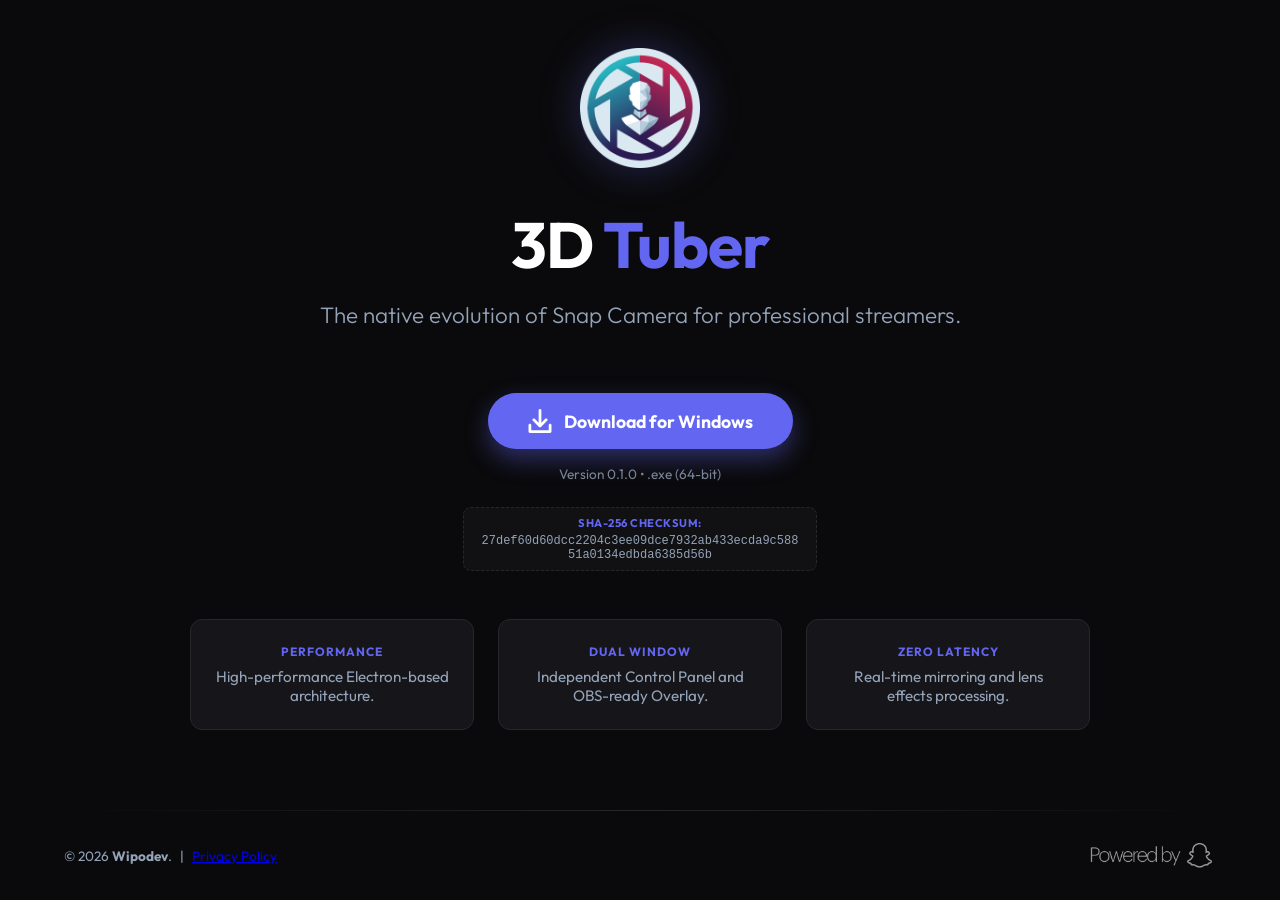
<file: index.html>
<!DOCTYPE html>
<html lang="es">

<head>
  <meta charset="UTF-8">
  <meta name="viewport" content="width=device-width, initial-scale=1.0">
  <title>3D Tuber | Native Streaming Performance</title>
  <link rel="stylesheet" href="style.css">
  <link rel="icon" type="image/png" href="/assets/icon.png" />
  <link rel="preconnect" href="https://fonts.googleapis.com">
  <link rel="preconnect" href="https://fonts.gstatic.com" crossorigin>
  <link href="https://fonts.googleapis.com/css2?family=Outfit:wght@300;400;700&display=swap" rel="stylesheet">
</head>

<body>

  <main class="container">
    <section class="hero">
      <img src="assets/icon.png" alt="3DTuber Logo" class="app-icon">
      <h1>3D <span class="accent">Tuber</span></h1>
      <p class="tagline">The native evolution of Snap Camera for professional streamers.</p>

      <div class="download-area">
        <a href="https://github.com/wipodev/3DTuber-web/releases/download/v0.1.0/3d-tuber-0.1.0-setup.exe"
          class="download-btn">
          <svg version="1.1" viewBox="0 0 36 36" width="24" height="24">
            <path
              d="m2.8384 22.217c-1.1454 0-2.0675 0.94371-2.0675 2.1159v9.5513c0 0.0083 0.00112 0.0162 0.00121 0.0245-6.59e-5 0.0081-0.00121 0.01585-0.00121 0.02395 0 1.1454 0.9221 2.0675 2.0675 2.0675h30.323c1.1454 0 2.0675-0.9221 2.0675-2.0675 0-0.0081-0.0011-0.01584-0.0012-0.02394 6.8e-5 -0.0083 0.0012-0.0162 0.0012-0.0245v-9.5513c0-1.1722-0.9221-2.1159-2.0675-2.1159-1.1454 0-2.0675 0.94371-2.0675 2.1159v7.5324h-26.188v-7.5324c0-1.1722-0.9221-2.1159-2.0675-2.1159zm15.16-22.217c-1.1454 0-2.0675 0.9221-2.0675 2.0675v18.437l-5.7276-5.7276c-0.8099-0.8099-2.1138-0.8099-2.9238 0-0.8099 0.80992-0.8099 2.1138 0 2.9238l9.191 9.191c0.29384 0.32248 0.68744 0.55154 1.1344 0.63706 0.0045 8.28e-4 9e-3 0.0012 0.01332 2e-3 0.05922 0.0108 0.11893 0.0203 0.17984 0.02612 0.05486 0.0054 0.10984 0.0074 0.16488 0.0083 0.01188 0 0.02345 0.0017 0.03541 0.0017h9.37e-4c0.06851 2.8e-5 0.13703-0.0036 0.20527-0.01026 0.03042-0.0029 0.0599-0.0088 0.08993-0.01314 0.03578-0.0052 0.07162-0.0094 0.10715-0.01638 0.04603-9e-3 0.09083-0.02108 0.13568-0.03312 0.01888-0.0052 0.03803-9e-3 0.05681-0.0144 0.05674-0.01692 0.11196-0.03701 0.1665-0.05854 0.0063-0.0025 0.01296-0.0045 0.01924-7e-3 0.26982-0.10969 0.51026-0.27466 0.70868-0.48093l9.2327-9.2325c0.8099-0.8099 0.8099-2.1138 0-2.9238-0.80992-0.8099-2.114-0.8099-2.9239 0l-5.7315 5.7313v-18.44c0-1.1454-0.9221-2.0675-2.0675-2.0675z"
              fill="#fff" stroke-width="1.7229" />
          </svg>
          Download for Windows
        </a>
        <p class="version-info">Version 0.1.0 • .exe (64-bit)</p>
        <div class="checksum-wrapper">
          <span class="checksum-label">SHA-256 Checksum:</span>
          <code class="checksum-value">27def60d60dcc2204c3ee09dce7932ab433ecda9c58851a0134edbda6385d56b</code>
        </div>
      </div>

      <div class="grid">
        <div class="grid-item">
          <span>Performance</span>
          <p>High-performance Electron-based architecture.</p>
        </div>
        <div class="grid-item">
          <span>Dual Window</span>
          <p>Independent Control Panel and OBS-ready Overlay.</p>
        </div>
        <div class="grid-item">
          <span>Zero Latency</span>
          <p>Real-time mirroring and lens effects processing.</p>
        </div>
      </div>
    </section>
  </main>

  <footer>
    <div class="footer-line"></div>
    <div class="footer-content">
      <div class="copyright">
        <p>© 2026 <strong>Wipodev</strong>.
          <span class="footer-separator">|</span>
          <a href="privacy/index.html" class="footer-link">Privacy Policy</a>
        </p>
      </div>
      <div class="attribution">
        <img src="assets/snap_xl.png" alt="Snap Camera Kit" class="snap-badge">
      </div>
    </div>
  </footer>

</body>

</html>
</file>
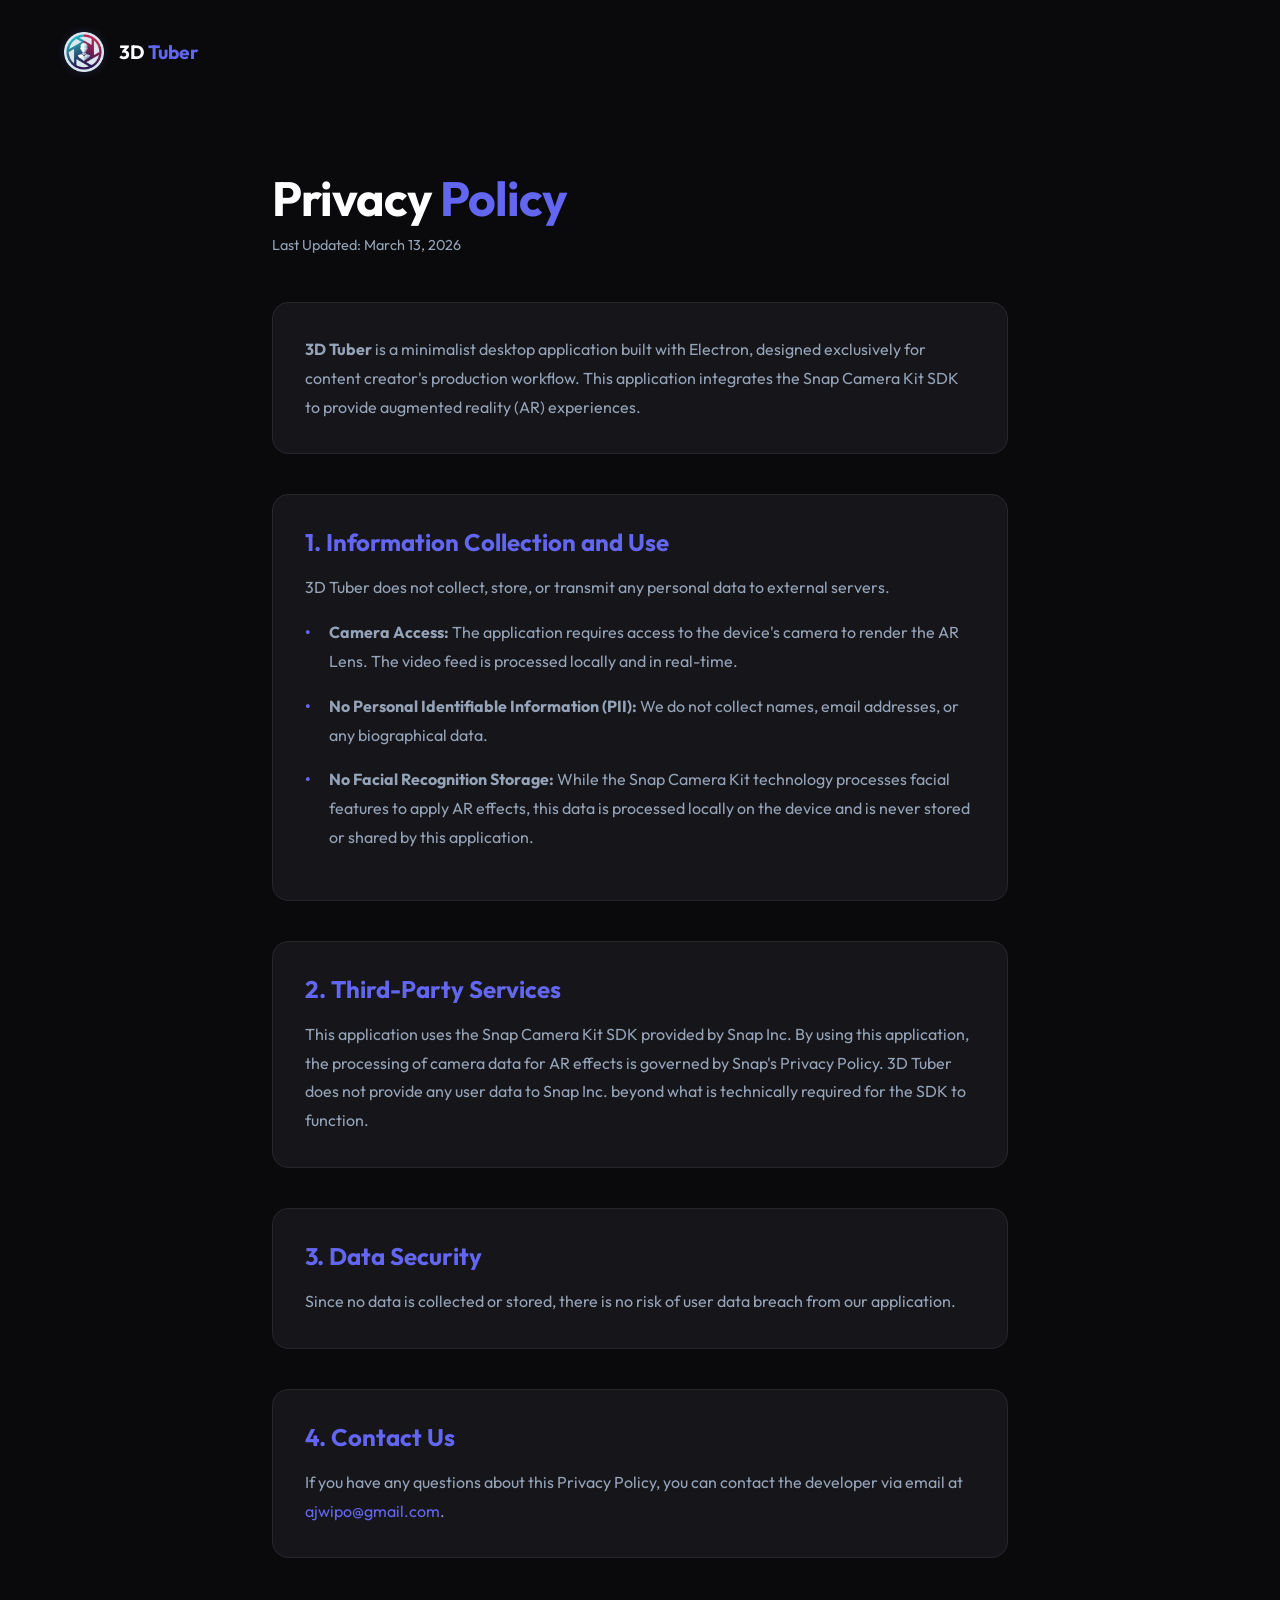
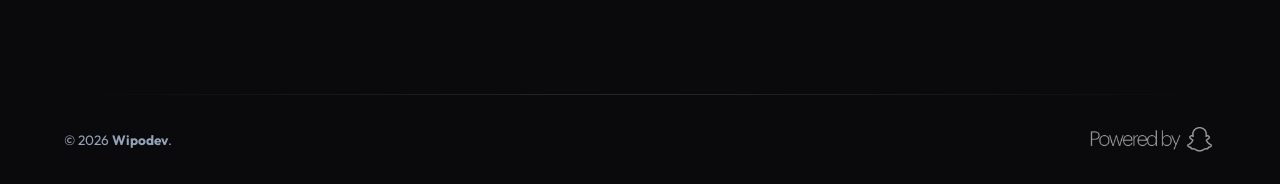
<file: privacy/index.html>
<!DOCTYPE html>
<html lang="en">

<head>
  <meta charset="UTF-8">
  <meta name="viewport" content="width=device-width, initial-scale=1.0">
  <title>Privacy Policy | 3D Tuber</title>
  <link rel="stylesheet" href="../style.css">
  <link rel="preconnect" href="https://fonts.googleapis.com">
  <link rel="preconnect" href="https://fonts.gstatic.com" crossorigin>
  <link href="https://fonts.googleapis.com/css2?family=Outfit:wght@300;400;700&display=swap" rel="stylesheet">
</head>

<body>

  <header class="simple-nav">
    <a href="../index.html" class="nav-brand">
      <img src="../assets/icon.png" alt="OmePapa Logo" class="nav-icon">
      <div class="logo">3D <span>Tuber</span></div>
    </a>
  </header>

  <main class="container-legal">
    <section class="legal-content">
      <h1>Privacy <span class="accent">Policy</span></h1>
      <p class="last-updated">Last Updated: March 13, 2026</p>

      <div class="legal-block">
        <p><strong>3D Tuber</strong> is a minimalist desktop application built with Electron, designed
          exclusively for content creator's production workflow. This application integrates the Snap Camera
          Kit SDK to provide augmented reality (AR) experiences.</p>
      </div>

      <div class="legal-block">
        <h2>1. Information Collection and Use</h2>
        <p>3D Tuber does not collect, store, or transmit any personal data to external servers.</p>
        <ul>
          <li><strong>Camera Access:</strong> The application requires access to the device's camera to render the AR
            Lens. The video feed is processed locally and in real-time.</li>
          <li><strong>No Personal Identifiable Information (PII):</strong> We do not collect names, email addresses, or
            any biographical data.</li>
          <li><strong>No Facial Recognition Storage:</strong> While the Snap Camera Kit technology processes facial
            features to apply AR effects, this data is processed locally on the device and is never stored or shared by
            this application.</li>
        </ul>
      </div>

      <div class="legal-block">
        <h2>2. Third-Party Services</h2>
        <p>This application uses the Snap Camera Kit SDK provided by Snap Inc. By using this application, the processing
          of camera data for AR effects is governed by Snap's Privacy Policy. 3D Tuber does not provide any user
          data to Snap Inc. beyond what is technically required for the SDK to function.</p>
      </div>

      <div class="legal-block">
        <h2>3. Data Security</h2>
        <p>Since no data is collected or stored, there is no risk of user data breach from our application.</p>
      </div>

      <div class="legal-block">
        <h2>4. Contact Us</h2>
        <p>If you have any questions about this Privacy Policy, you can contact the developer via email at <a
            href="mailto:ajwipo@gmail.com" class="accent-link">ajwipo@gmail.com</a>.</p>
      </div>
    </section>
  </main>

  <footer>
    <div class="footer-line"></div>
    <div class="footer-content">
      <div class="copyright">
        <p>© 2026 <strong>Wipodev</strong>.</p>
      </div>
      <div class="attribution">
        <img src="../assets/snap_xl.png" alt="Snap Camera Kit" class="snap-badge">
      </div>
    </div>
  </footer>

  <button id="toTop" class="to-top-btn" onclick="window.scrollTo({top: 0, behavior: 'smooth'})" title="Volver arriba">
    <svg viewBox="0 0 24 24" width="24" height="24" stroke="currentColor" stroke-width="2" fill="none"
      stroke-linecap="round" stroke-linejoin="round">
      <polyline points="18 15 12 9 6 15"></polyline>
    </svg>
  </button>

  <script>
    const toTopBtn = document.getElementById("toTop");

    window.onscroll = function () {
      if (document.body.scrollTop > 300 || document.documentElement.scrollTop > 300) {
        toTopBtn.classList.add("show");
      } else {
        toTopBtn.classList.remove("show");
      }
    };
  </script>

</body>

</html>
</file>
<file: style.css>
:root {
  --bg: #0a0a0c;
  --card-bg: #16161a;
  --text-main: #ffffff;
  --text-dim: #94a3b8;
  --accent: #6366f1;
  --border: #27272a;
}

* {
  margin: 0;
  padding: 0;
  box-sizing: border-box;
}

body {
  font-family: "Outfit", sans-serif;
  background-color: var(--bg);
  color: var(--text-main);
  display: flex;
  flex-direction: column;
  min-height: 100vh;
  overflow-x: hidden;
}

.container {
  flex: 1;
  display: flex;
  align-items: center;
  justify-content: center;
  padding: 2rem;
}

/* Hero Style */
.hero {
  text-align: center;
  max-width: 900px;
}

.app-icon {
  width: 120px;
  height: 120px;
  margin-bottom: 2rem;
  filter: drop-shadow(0 0 20px rgba(99, 102, 241, 0.3));
}

h1 {
  font-size: 4rem;
  font-weight: 700;
  letter-spacing: -1px;
  margin-bottom: 1rem;
}

.accent {
  color: var(--accent);
}

.tagline {
  font-size: 1.4rem;
  color: var(--text-dim);
  margin-bottom: 4rem;
  font-weight: 300;
}

/* Minimal Grid */
.grid {
  display: grid;
  grid-template-columns: repeat(3, 1fr);
  gap: 1.5rem;
}

.grid-item {
  background: var(--card-bg);
  padding: 1.5rem;
  border-radius: 12px;
  border: 1px solid var(--border);
  transition: border-color 0.3s ease;
}

.grid-item:hover {
  border-color: var(--accent);
}

.grid-item span {
  display: block;
  color: var(--accent);
  text-transform: uppercase;
  font-size: 0.75rem;
  font-weight: 700;
  letter-spacing: 1px;
  margin-bottom: 0.5rem;
}

.grid-item p {
  font-size: 0.95rem;
  color: var(--text-dim);
}

/* Footer & Snap Attribution */
footer {
  padding: 2rem 5%;
}

.footer-line {
  height: 1px;
  background: linear-gradient(90deg, transparent, var(--border), transparent);
  margin-bottom: 2rem;
}

.footer-content {
  display: flex;
  justify-content: space-between;
  align-items: center;
}

.footer-separator {
  margin-inline: 5px;
}

.copyright p {
  font-size: 0.85rem;
  color: var(--text-dim);
}

.snap-badge {
  height: 25px; /* Tamaño ideal para el logo xl */
  width: auto;
  display: block;
  opacity: 0.6;
  transition: opacity 0.5s ease-in-out;
}

.snap-badge:hover {
  opacity: 1;
}

/* Mobile Responsive */
@media (max-width: 768px) {
  h1 {
    font-size: 2.5rem;
  }
  .grid {
    grid-template-columns: 1fr;
  }
  .footer-content {
    flex-direction: column;
    gap: 1.5rem;
    text-align: center;
  }
}

/* Estilos para Páginas Legales */
.container-legal {
  max-width: 800px;
  margin: 0 auto;
  padding: 4rem 2rem;
  flex: 1;
}

.simple-nav {
  padding: 2rem 5%;
  display: flex;
  justify-content: flex-start;
}

.nav-brand {
  display: flex;
  align-items: center;
  gap: 15px;
  text-decoration: none;
  color: var(--text-main);
  transition: opacity 0.3s ease;
}

.nav-brand:hover {
  opacity: 0.8;
}

.nav-icon {
  width: 40px;
  height: 40px;
  filter: drop-shadow(0 0 5px rgba(99, 102, 241, 0.2));
}

/* Reutilizamos el estilo del logo del index principal */
.nav-brand .logo {
  font-size: 1.2rem;
  font-weight: 700;
}

.nav-brand .logo span {
  color: var(--accent);
}

.legal-content h1 {
  font-size: 3rem;
  margin-bottom: 0.5rem;
  text-align: left;
}

.last-updated {
  color: var(--text-dim);
  font-size: 0.9rem;
  margin-bottom: 3rem;
  display: block;
}

.legal-block {
  margin-bottom: 2.5rem;
  background: var(--card-bg);
  padding: 2rem;
  border-radius: 16px;
  border: 1px solid var(--border);
}

.legal-block h2 {
  color: var(--accent);
  font-size: 1.5rem;
  margin-bottom: 1rem;
}

.legal-block p,
.legal-block li {
  color: var(--text-dim);
  line-height: 1.8;
}

.legal-block ul {
  margin-top: 1rem;
  list-style: none;
  padding-left: 0;
}

.legal-block li {
  margin-bottom: 1rem;
  padding-left: 1.5rem;
  position: relative;
}

.legal-block li::before {
  content: "•";
  color: var(--accent);
  position: absolute;
  left: 0;
  font-weight: bold;
}

.accent-link {
  color: var(--accent);
  text-decoration: none;
  border-bottom: 1px solid transparent;
  transition: 0.3s;
}

.accent-link:hover {
  border-bottom-color: var(--accent);
}

/* Botón Volver Arriba */
.to-top-btn {
  position: fixed;
  bottom: 30px;
  right: 30px;
  width: 50px;
  height: 50px;
  border-radius: 50%;
  background: var(--card-bg);
  color: var(--accent);
  border: 1px solid var(--border);
  cursor: pointer;
  display: flex;
  align-items: center;
  justify-content: center;
  transition: all 0.3s ease;
  box-shadow: 0 4px 20px rgba(0, 0, 0, 0.4);
  z-index: 1000;
  opacity: 0; /* Oculto por defecto */
  visibility: hidden;
}

.to-top-btn:hover {
  background: var(--accent);
  color: white;
  transform: translateY(-5px);
  border-color: var(--accent);
}

/* Clase para mostrar el botón mediante JS */
.to-top-btn.show {
  opacity: 1;
  visibility: visible;
}

/* Download Section */
.download-area {
  margin-bottom: 5rem;
  display: flex;
  flex-direction: column;
  align-items: center;
  gap: 1rem;
}

.download-btn {
  display: inline-flex;
  align-items: center;
  gap: 12px;
  background-color: var(--accent);
  color: white;
  padding: 1rem 2.5rem;
  border-radius: 50px;
  text-decoration: none;
  font-weight: 700;
  font-size: 1.1rem;
  transition:
    transform 0.3s ease,
    box-shadow 0.3s ease;
  box-shadow: 0 10px 25px rgba(99, 102, 241, 0.4);
}

.download-btn:hover {
  transform: translateY(-3px);
  box-shadow: 0 15px 30px rgba(99, 102, 241, 0.6);
}

.download-btn svg {
  transition: transform 0.3s ease;
}

.download-btn:hover svg {
  transform: translateY(-1.1px);
}

.version-info {
  font-size: 0.85rem;
  color: var(--text-dim);
  opacity: 0.8;
}

/* Ajuste mobile para el botón */
@media (max-width: 768px) {
  .download-btn {
    width: 100%;
    justify-content: center;
  }
}

/* Checksum Styles */
.checksum-wrapper {
  margin-top: 0.5rem;
  display: flex;
  flex-direction: column;
  align-items: center;
  gap: 4px;
  background: rgba(255, 255, 255, 0.03);
  padding: 8px 16px;
  border-radius: 8px;
  border: 1px dashed var(--border);
}

.checksum-label {
  font-size: 0.7rem;
  color: var(--accent);
  text-transform: uppercase;
  font-weight: 700;
  letter-spacing: 0.5px;
}

.checksum-value {
  font-family: "Courier New", Courier, monospace;
  font-size: 0.75rem;
  color: var(--text-dim);
  word-break: break-all;
  max-width: 320px;
  cursor: help;
  transition: color 0.3s ease;
}

.checksum-value:hover {
  color: var(--text-main);
}

/* Ajuste para que el área de descarga no se pegue al grid */
.download-area {
  margin-bottom: 3rem; /* Reducido un poco para equilibrar */
}
</file>
